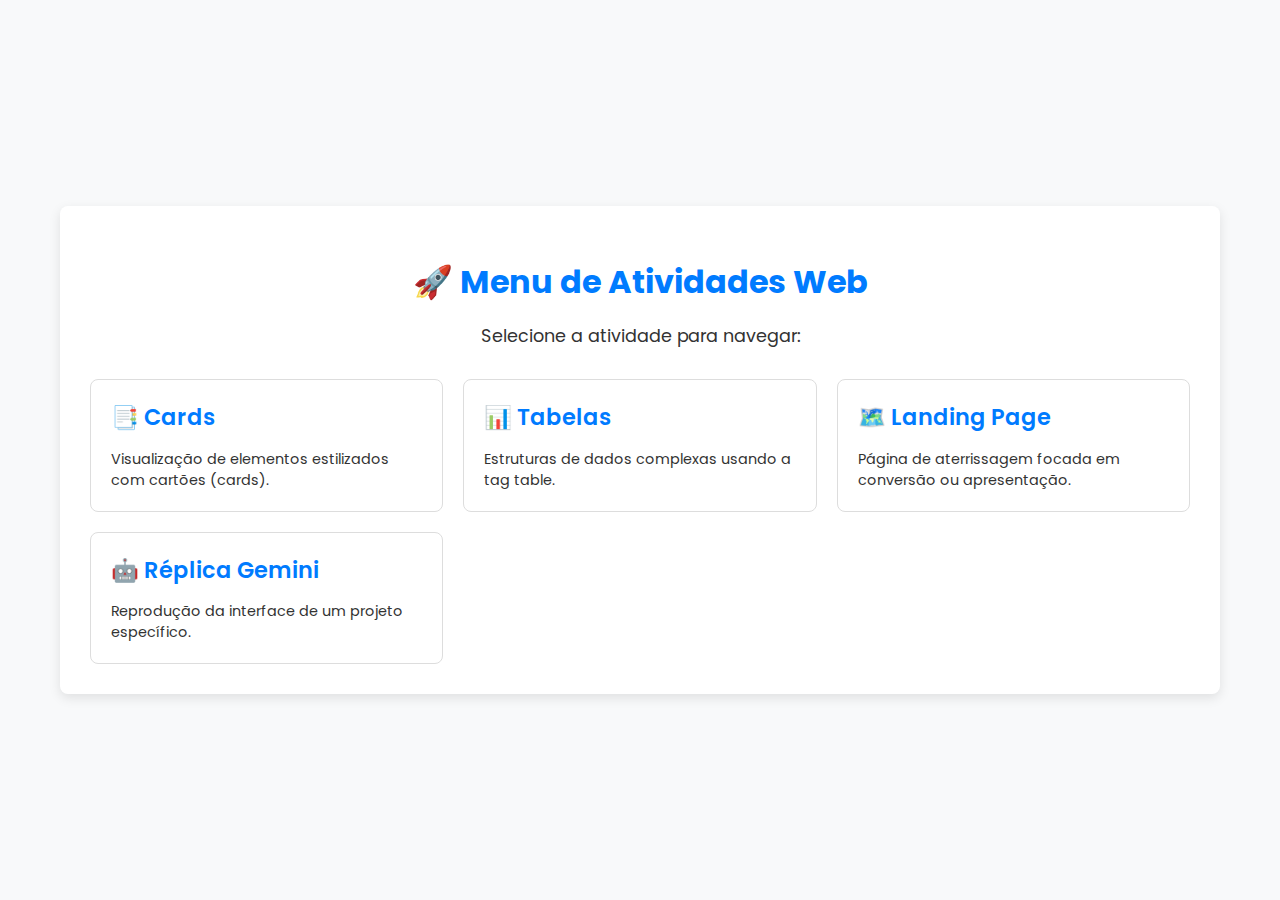
<file: index.html>
<!DOCTYPE html>
<html lang="pt-br">
<head>
    <meta charset="UTF-8">
    <meta name="viewport" content="width=device-width, initial-scale=1.0">
    <title>Menu Principal - Atividades</title>
    <link rel="stylesheet" href="index.css">
</head>
<body>
    <div class="container">
        <h1>🚀 Menu de Atividades Web </h1>
        <p>Selecione a atividade para navegar:</p>

        <nav class="links-grid">
            <a href="cards/cards.html" class="card-link">
                <h2>📑 Cards</h2>
                <p>Visualização de elementos estilizados com cartões (cards).</p>
            </a>

            <a href="tabelas/tabela.html" class="card-link">
                <h2>📊 Tabelas</h2>
                <p>Estruturas de dados complexas usando a tag table.</p>
            </a>

            <a href="landing page/landing.html" class="card-link">
                <h2>🗺️ Landing Page</h2>
                <p>Página de aterrissagem focada em conversão ou apresentação.</p>
            </a>

            <a href="replica gemini/replica.html" class="card-link">
                <h2>🤖 Réplica Gemini</h2>
                <p>Reprodução da interface de um projeto específico.</p>
            </a>

        </nav>
    </div>
</body>
</html>
</file>
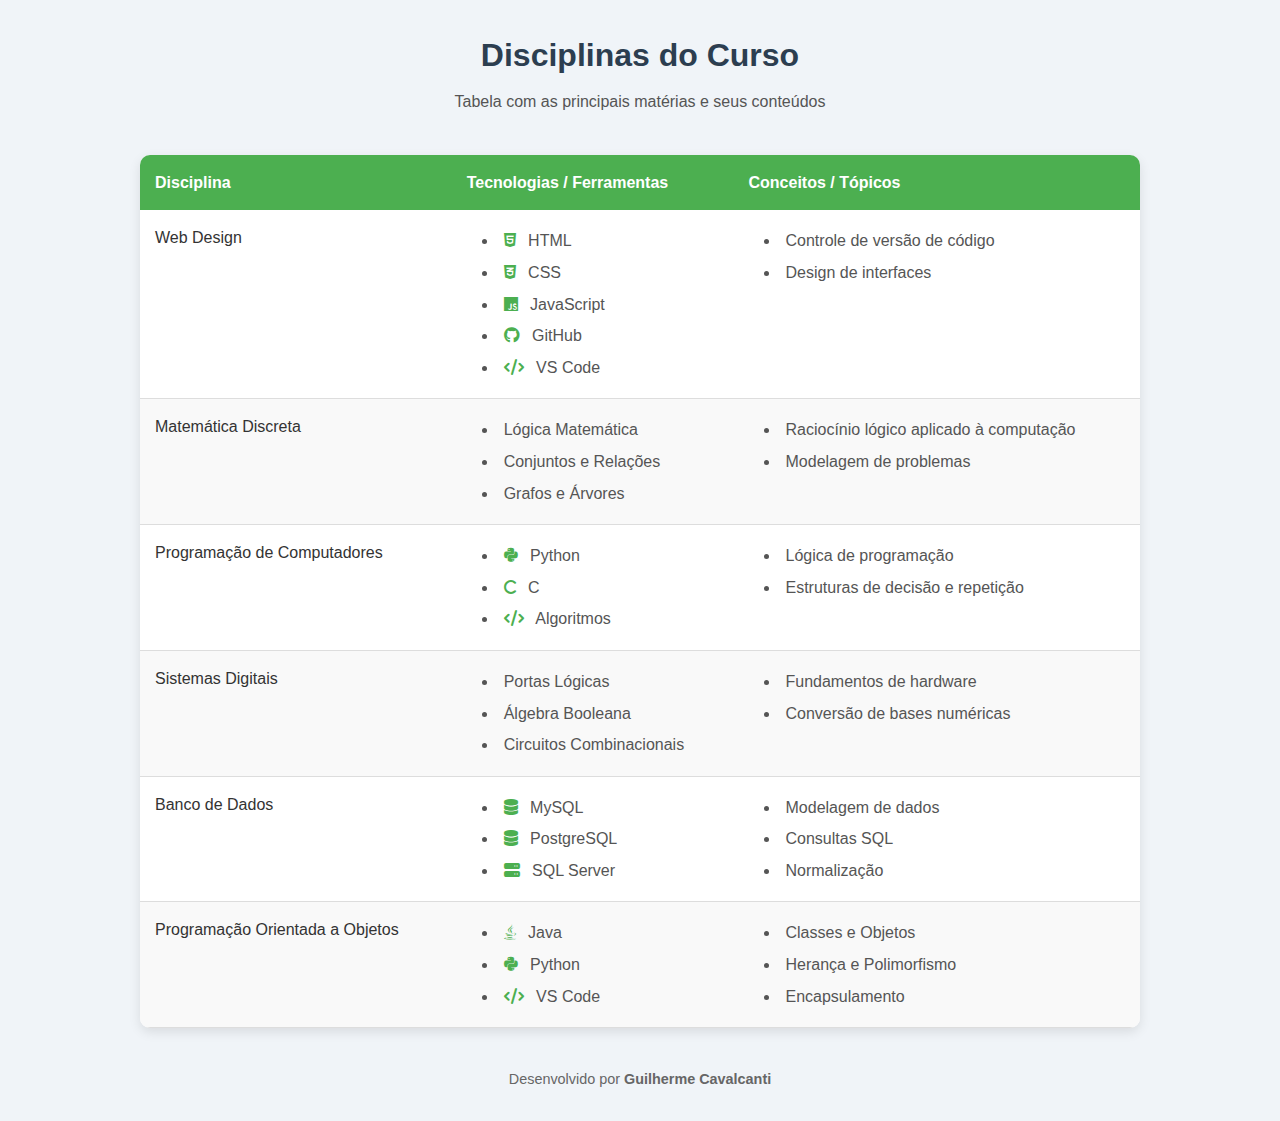
<file: tabelas/tabela.html>
<!DOCTYPE html>
<html lang="pt-BR">
<head>
    <meta charset="UTF-8">
    <meta name="viewport" content="width=device-width, initial-scale=1.0">
    <title>Tabela de Disciplinas - Guilherme Cavalcanti</title>
    <link rel="stylesheet" href="tabela.css">
    <link rel="stylesheet" href="https://cdnjs.cloudflare.com/ajax/libs/font-awesome/6.5.0/css/all.min.css">
</head>
<body>
    <header>
        <h1>Disciplinas do Curso</h1>
        <p class="descricao">Tabela com as principais matérias e seus conteúdos</p>
    </header>

    <main>
        <table>
            <thead>
                <tr>
                    <th>Disciplina</th>
                    <th>Tecnologias / Ferramentas</th>
                    <th>Conceitos / Tópicos</th>
                </tr>
            </thead>
            <tbody>
                <tr>
                    <td>Web Design</td>
                    <td>
                        <ul>
                            <li><i class="fa-brands fa-html5"></i> HTML</li>
                            <li><i class="fa-brands fa-css3-alt"></i> CSS</li>
                            <li><i class="fa-brands fa-js"></i> JavaScript</li>
                            <li><i class="fa-brands fa-github"></i> GitHub</li>
                            <li><i class="fa-solid fa-code"></i> VS Code</li>
                        </ul>
                    </td>
                    <td>
                        <ul>
                            <li>Controle de versão de código</li>
                            <li>Design de interfaces</li>
                        </ul>
                    </td>
                </tr>

                <tr>
                    <td>Matemática Discreta</td>
                    <td>
                        <ul>
                            <li>Lógica Matemática</li>
                            <li>Conjuntos e Relações</li>
                            <li>Grafos e Árvores</li>
                        </ul>
                    </td>
                    <td>
                        <ul>
                            <li>Raciocínio lógico aplicado à computação</li>
                            <li>Modelagem de problemas</li>
                        </ul>
                    </td>
                </tr>

                <tr>
                    <td>Programação de Computadores</td>
                    <td>
                        <ul>
                            <li><i class="fa-brands fa-python"></i> Python</li>
                            <li><i class="fa-solid fa-c"></i> C</li>
                            <li><i class="fa-solid fa-code"></i> Algoritmos</li>
                        </ul>
                    </td>
                    <td>
                        <ul>
                            <li>Lógica de programação</li>
                            <li>Estruturas de decisão e repetição</li>
                        </ul>
                    </td>
                </tr>

                <tr>
                    <td>Sistemas Digitais</td>
                    <td>
                        <ul>
                            <li>Portas Lógicas</li>
                            <li>Álgebra Booleana</li>
                            <li>Circuitos Combinacionais</li>
                        </ul>
                    </td>
                    <td>
                        <ul>
                            <li>Fundamentos de hardware</li>
                            <li>Conversão de bases numéricas</li>
                        </ul>
                    </td>
                </tr>

                <tr>
                    <td>Banco de Dados</td>
                    <td>
                        <ul>
                            <li><i class="fa-solid fa-database"></i> MySQL</li>
                            <li><i class="fa-solid fa-database"></i> PostgreSQL</li>
                            <li><i class="fa-solid fa-server"></i> SQL Server</li>
                        </ul>
                    </td>
                    <td>
                        <ul>
                            <li>Modelagem de dados</li>
                            <li>Consultas SQL</li>
                            <li>Normalização</li>
                        </ul>
                    </td>
                </tr>

                <tr>
                    <td>Programação Orientada a Objetos</td>
                    <td>
                        <ul>
                            <li><i class="fa-brands fa-java"></i> Java</li>
                            <li><i class="fa-brands fa-python"></i> Python</li>
                            <li><i class="fa-solid fa-code"></i> VS Code</li>
                        </ul>
                    </td>
                    <td>
                        <ul>
                            <li>Classes e Objetos</li>
                            <li>Herança e Polimorfismo</li>
                            <li>Encapsulamento</li>
                        </ul>
                    </td>
                </tr>
            </tbody>
        </table>
    </main>

    <footer>
        <p>Desenvolvido por <strong>Guilherme Cavalcanti</strong></p>
    </footer>
</body>
</html>
</file>
<file: index.css>
/* Importação de uma fonte moderna do Google Fonts */
@import url('https://fonts.googleapis.com/css2?family=Poppins:wght@300;400;600;700&display=swap');

:root {
    --primary-color: #007bff;
    --secondary-color: #f8f9fa;
    --text-color: #333;
    --bg-color: #ffffff;
    --shadow-light: 0 4px 12px rgba(0, 0, 0, 0.1);
    --border-radius: 8px;
}

body {
    font-family: 'Poppins', sans-serif;
    background-color: var(--secondary-color);
    color: var(--text-color);
    margin: 0;
    padding: 0;
    display: flex;
    justify-content: center;
    align-items: center;
    min-height: 100vh;
}

.container {
    width: 90%;
    max-width: 1100px;
    padding: 30px;
    background: var(--bg-color);
    border-radius: var(--border-radius);
    box-shadow: var(--shadow-light);
    text-align: center;
}

h1 {
    color: var(--primary-color);
    margin-bottom: 5px;
    font-weight: 700;
}

p {
    font-size: 1.1em;
    margin-bottom: 30px;
}

/* Estilo para a grade de links */
.links-grid {
    display: grid;
    /* Cria colunas responsivas */
    grid-template-columns: repeat(auto-fit, minmax(280px, 1fr));
    gap: 20px;
    margin-top: 20px;
}

/* Estilo para cada card de link */
.card-link {
    text-decoration: none; /* Remove sublinhado padrão do link */
    display: block;
    padding: 20px;
    background-color: var(--bg-color);
    border: 1px solid #ddd;
    border-radius: var(--border-radius);
    transition: transform 0.2s, box-shadow 0.2s, border-color 0.2s;
    text-align: left;
}

.card-link:hover {
    transform: translateY(-5px); /* Efeito de elevação ao passar o mouse */
    box-shadow: var(--shadow-light);
    border-color: var(--primary-color);
}

.card-link h2 {
    color: var(--primary-color);
    font-size: 1.4em;
    margin-top: 0;
    margin-bottom: 10px;
    font-weight: 600;
}

.card-link p {
    color: var(--text-color);
    font-size: 0.9em;
    margin-bottom: 0;
}
</file>
<file: tabelas/tabela.css>
* {
    margin: 0;
    padding: 0;
    box-sizing: border-box;
}

body {
    font-family: 'Arial', sans-serif;
    background-color: #f0f4f8;
    color: #333;
    padding: 30px;
    line-height: 1.6;
}
header {
    text-align: center;
    margin-bottom: 40px;
}

h1 {
    color: #2c3e50;
    font-size: 2rem;
}

.descricao {
    color: #555;
    font-size: 1rem;
    margin-top: 8px;
}
table {
    width: 100%;
    max-width: 1000px;
    margin: 0 auto;
    background-color: white;
    border-collapse: collapse;
    box-shadow: 0 4px 12px rgba(0, 0, 0, 0.1);
    border-radius: 10px;
    overflow: hidden;
}

thead {
    background-color: #4CAF50;
    color: white;
}

th, td {
    padding: 15px;
    text-align: left;
    vertical-align: top;
}

tbody tr {
    border-bottom: 1px solid #ddd;
    transition: background-color 0.3s;
}

tbody tr:hover {
    background-color: #eef5ef;
}
tbody tr:nth-child(even) {
    background-color: #f9f9f9;
}
td ul li i {
    color: #4CAF50;
    margin-right: 8px;
}
td ul {
    list-style-position: inside;
    margin: 0;
    padding-left: 15px;
}

td ul li {
    padding: 3px 0;
    color: #555;
}
footer {
    text-align: center;
    margin-top: 40px;
    color: #666;
    font-size: 0.9rem;
}
@media screen and (max-width: 768px) {
    table, thead, tbody, th, td, tr {
        display: block;
    }

    thead {
        display: none;
    }

    tbody tr {
        background-color: #fff;
        border: 1px solid #ddd;
        border-radius: 10px;
        margin-bottom: 15px;
        box-shadow: 0 2px 6px rgba(0,0,0,0.1);
        padding: 10px;
    }

    tbody tr td {
        display: flex;
        flex-direction: column;
        padding: 10px 15px;
    }

    tbody tr td:first-child {
        font-weight: bold;
        color: #2c3e50;
        font-size: 1.1rem;
        margin-bottom: 5px;
    }
}
</file>
